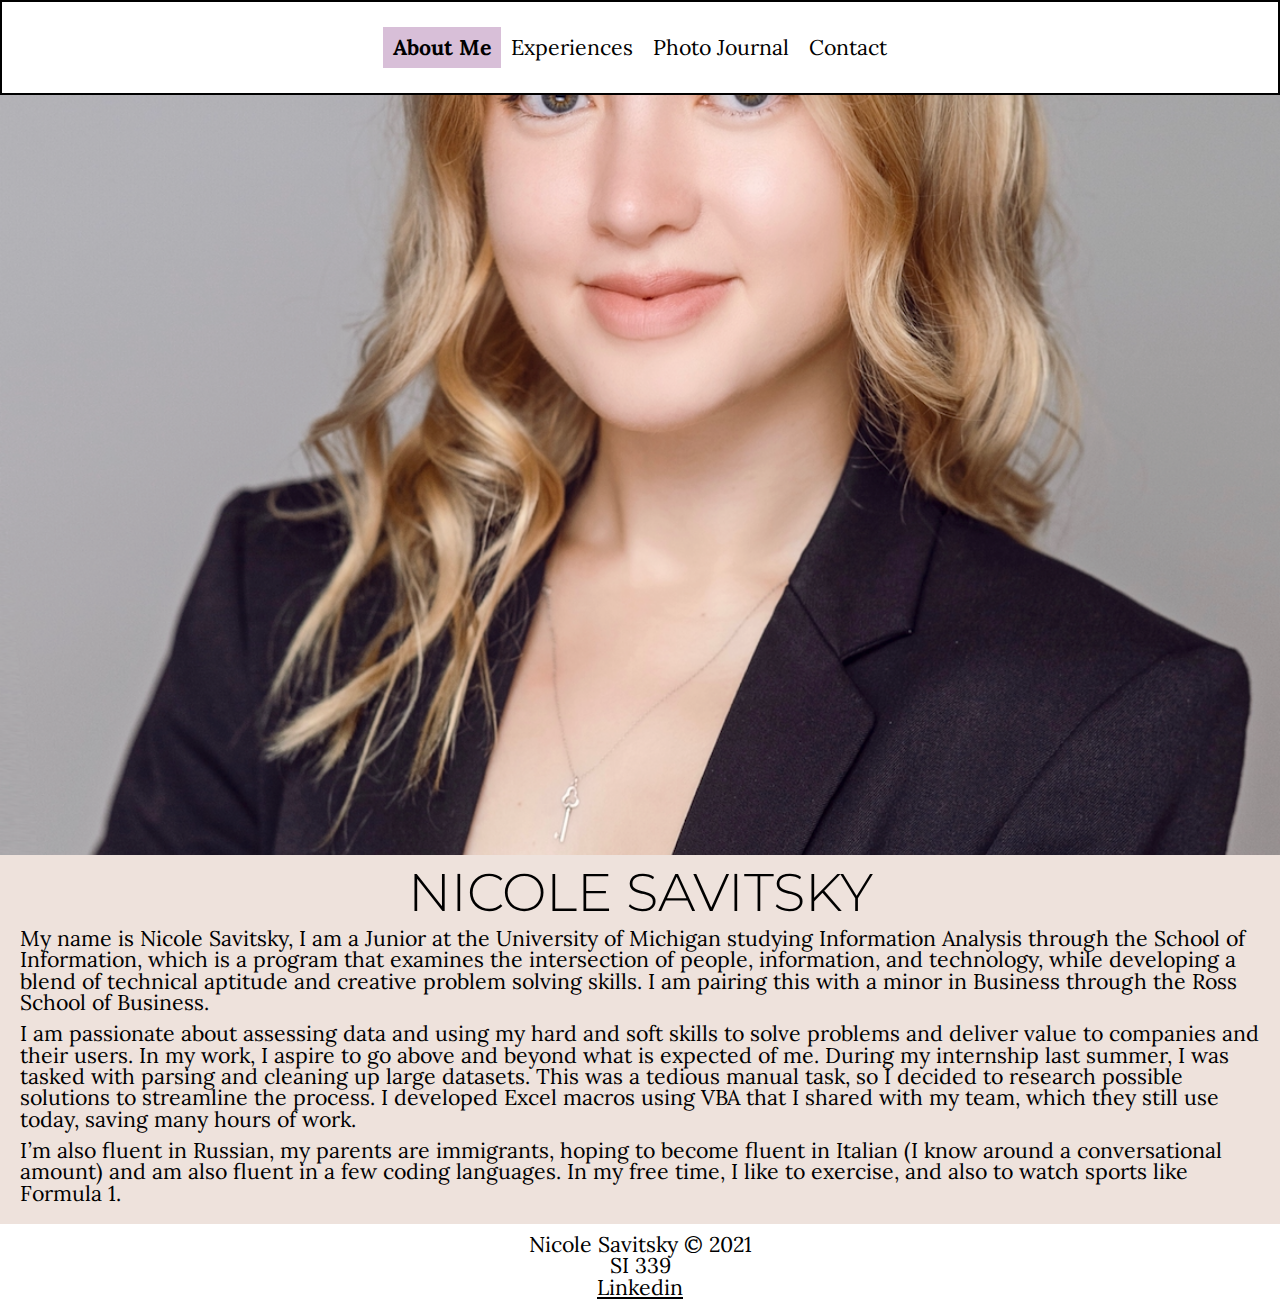
<file: index.html>
<!DOCTYPE html>
<html lang="en">
<head>
	<meta charset="UTF-8">
	<meta name="viewport" content="width=device-width, initial-scale=1.0">
	<link rel="icon" href="imgs/Nicole Savitsky.png">
	<link rel="stylesheet" href="css/html5reset.css">
	<link rel="stylesheet" href="css/style.css">
	<link href="https://fonts.googleapis.com/css?family=Lora:400,700|Montserrat:300" rel="stylesheet">
	<!-- Global site tag (gtag.js) - Google Analytics -->
	<script async src="https://www.googletagmanager.com/gtag/js?id=G-NRBJC2S8XL"></script>
	<script>
  	window.dataLayer = window.dataLayer || [];
  	function gtag(){dataLayer.push(arguments);}
  	gtag('js', new Date());

  	gtag('config', 'G-NRBJC2S8XL');
	</script>
	<title>About Me</title>
</head>
<body>
	<a class = "skip" href="#main">Skip to Main Content</a>
	<header>
		<nav class = "nav_links">
			<ul>
				<li id = "current"><a href = "index.html">About Me</a></li>
				<li><a href = "experience.html">Experiences</a></li>
				<li><a href = "journal.html">Photo Journal</a></li>
				<li><a href = "contact.html">Contact</a></li>
			</ul>
		</nav>


	</header>
	<div class = "parallax"> </div>
	<main class = "about-container" id= "main">
		<h1>Nicole Savitsky</h1>

		<p>My name is Nicole Savitsky, 
            I am a Junior at the University of Michigan studying Information Analysis through the School of Information, 
            which is a program that examines the intersection of people, information, and technology, while developing a blend of technical aptitude and creative problem solving skills. 
			I am pairing this with a minor in Business through the Ross School of Business.  </p>
		<p>
            I am passionate about assessing data and using my hard and soft skills to solve problems and deliver value to companies and their users.  
            In my work, I aspire to go above and beyond what is expected of me. During my internship last summer, I was tasked with parsing and cleaning up large datasets. 
            This was a tedious manual task, so I decided to research possible solutions to streamline the process. 
			I developed Excel macros using VBA that I shared with my team, which they still use today, saving many hours of work. 
			</p>
		<p>
            I’m also fluent in Russian, my parents are immigrants, hoping to become fluent in Italian (I know around a conversational amount) 
            and am also fluent in a few coding languages. In my free time, I like to exercise, and also to watch sports like Formula 1. 
             </p>

	</main>

	<footer>
		<p>Nicole Savitsky &copy; 2021</p>
		<p> SI 339</p>
		<a href= "https://www.linkedin.com/in/nicolesavitsky/">Linkedin</a>
	</footer>
</body>
</html>
</file>
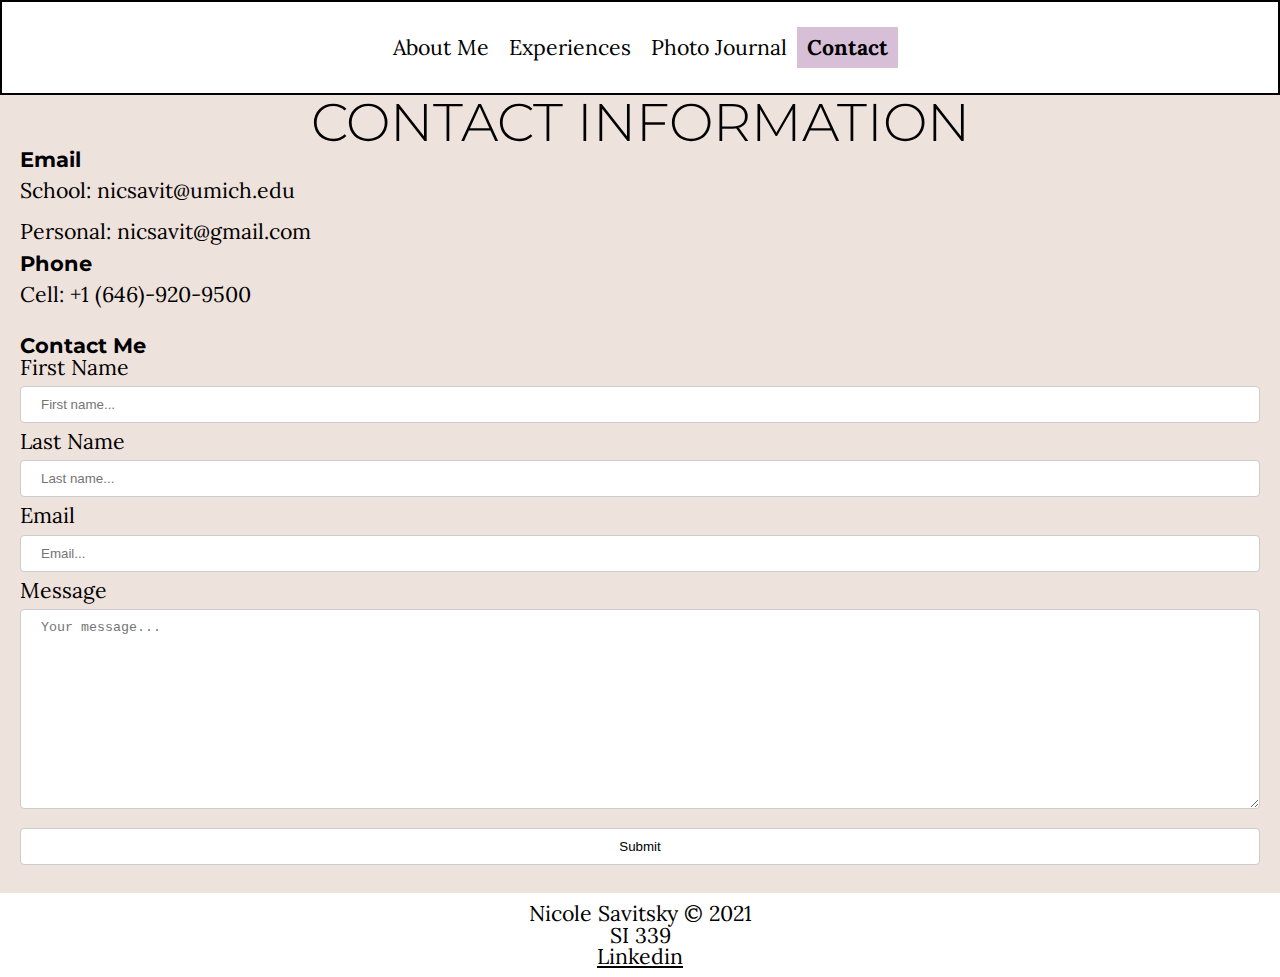
<file: contact.html>
<!DOCTYPE html>
<html lang="en">
<head>
	<meta charset="UTF-8">
	<meta name="viewport" content="width=device-width, initial-scale=1.0">
	<link rel="icon" href="imgs/Nicole.png">
	<link rel="stylesheet" href="css/html5reset.css">
	<link rel="stylesheet" href="css/style.css">
	<link href="https://fonts.googleapis.com/css?family=Lora:400,700|Montserrat:300" rel="stylesheet">
	<!-- Global site tag (gtag.js) - Google Analytics -->
	<script async src="https://www.googletagmanager.com/gtag/js?id=G-NRBJC2S8XL"></script>
	<script>
  	window.dataLayer = window.dataLayer || [];
  	function gtag(){dataLayer.push(arguments);}
  	gtag('js', new Date());

  	gtag('config', 'G-NRBJC2S8XL');
	</script>
	<title>Contact Information</title>
</head>
<body>
	<a class = "skip" href="#main">Skip to Main Content</a>
	<header>
		<nav class = nav_links>
			<ul>
				<li><a href = "index.html">About Me</a></li>
				<li><a href = "experience.html">Experiences</a></li>
				<li><a href = "journal.html">Photo Journal</a></li>
				<li id = "current"><a href = "contact.html">Contact</a></li>
			</ul>
		</nav>


	</header>
	
	
<main>
	<h1>Contact Information</h1>
	<div class = "contact-container" id = "main">
		<h2>Email</h2>
	    	<p>School: nicsavit@umich.edu</p>
        	<p>Personal: nicsavit@gmail.com</p>
		
		
    	<h2>Phone</h2>
			<p>Cell: +1 (646)-920-9500</p>
	</div>	
	<!-- FORM -->
	<div class = "form">
	<form
		action="https://formspree.io/f/myyogrnn"
		method="POST"
	  >
		<h2>Contact Me</h2>
		<label for="fname">First Name</label>
    	<input type="text" id="fname" name="firstname" placeholder="First name...">

    	<label for="lname">Last Name</label>
		<input type="text" id="lname" name="lastname" placeholder="Last name...">
		
		<label for="email">Email</label>
		<input type="text" id="email" name="email" placeholder="Email...">
		
		<label for="message">Message</label>
		<textarea id="message" name="message" placeholder="Your message..." style="height:200px"></textarea>

		<input type="submit" value="Submit">
	</form>
</div>
</main>
	<footer>
		<p>Nicole Savitsky &copy; 2021</p>
		<p> SI 339</p>
		<a href= "https://www.linkedin.com/in/nicolesavitsky/">Linkedin</a>
	</footer>
</body>
</html>
</file>
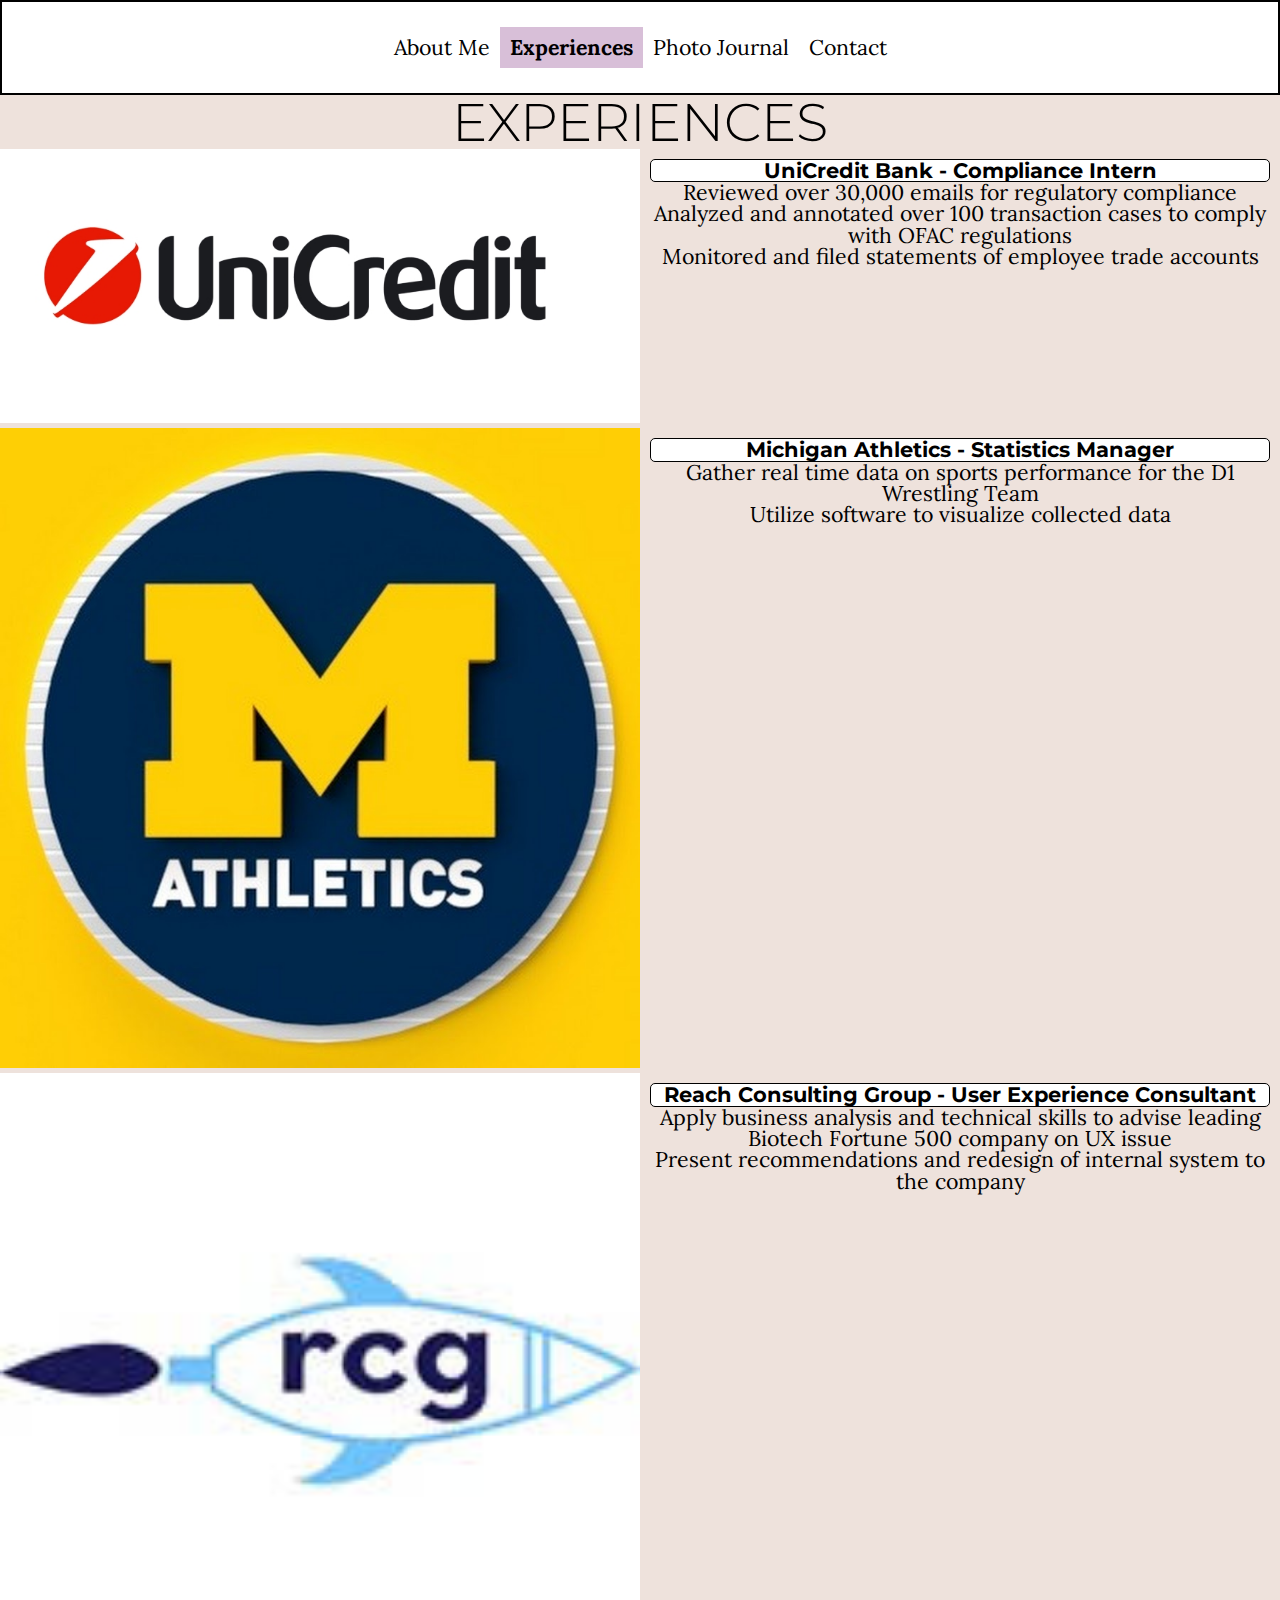
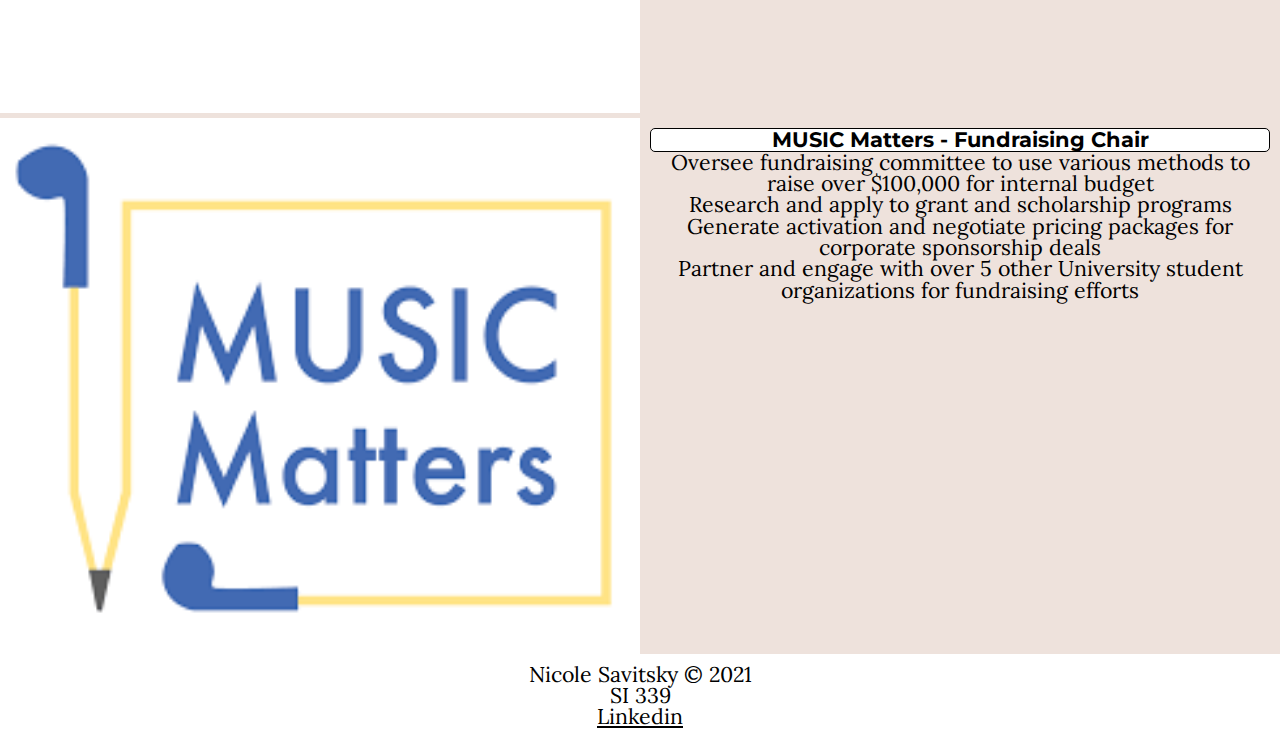
<file: experience.html>
<!DOCTYPE html>
<html lang="en">
<head>
	<meta charset="UTF-8">
	<meta name="viewport" content="width=device-width, initial-scale=1.0">
	<link rel="icon" href="imgs/Nicole.png">
	<link rel="stylesheet" href="css/html5reset.css">
	<link rel="stylesheet" href="css/style.css">
	<link href="https://fonts.googleapis.com/css?family=Lora:400,700|Montserrat:300" rel="stylesheet">
	<!-- Global site tag (gtag.js) - Google Analytics -->
	<script async src="https://www.googletagmanager.com/gtag/js?id=G-NRBJC2S8XL"></script>
	<script>
  	window.dataLayer = window.dataLayer || [];
  	function gtag(){dataLayer.push(arguments);}
  	gtag('js', new Date());

  	gtag('config', 'G-NRBJC2S8XL');
	</script>
	<title>Experiences</title>
</head>
<body>
	<a class = "skip" href="#main">Skip to Main Content</a>
	<header>
		<nav class = nav_links>
			<ul>
				<li><a href = "index.html">About Me</a></li>
				<li id = "current"><a href = "experience.html">Experiences</a></li>
				<li><a href = "journal.html">Photo Journal</a></li>
				<li><a href = "contact.html">Contact</a></li>
			</ul>
		</nav>
	</header>
	
	
<main>
	<h1>Experiences</h1>
	<div class="experience-container" id = "main">
		<img class= "experience-image1" src="imgs/unicredit.png" alt="Unicredit Logo">
		<div class="experience-item">
			
			<h2>UniCredit Bank - Compliance Intern</h2>
			<ul>
				<li>
					Reviewed over 30,000 emails for regulatory compliance
				</li>
				<li>
					Analyzed and annotated over 100 transaction cases to comply with OFAC regulations
				</li>
				<li>
					Monitored and filed statements of employee trade accounts 
				</li>
			</ul>
		</div>
		 <img class= "experience-image2" src="imgs/michigan_athletics.png" alt="Athletics Logo">
		<div class="experience-item">
			
		<h2>Michigan Athletics - Statistics Manager</h2>
			<ul>
				<li>
					Gather real time data on sports performance for the D1 Wrestling Team
				</li>
				<li>
					Utilize software to visualize collected data
				</li>
				
			</ul>
		</div>
		<img class= "experience-image3" src="imgs/reach.png" alt="Reach Logo">
		<div class="experience-item">
			
			<h2>Reach Consulting Group - User Experience Consultant</h2>
				<ul>
					<li>
						Apply business analysis and technical skills to advise leading Biotech Fortune 500 company on UX issue
					</li>
					<li>
						Present recommendations and redesign of internal system to the company
					</li>
					
				</ul>
			</div>
			<img class= "experience-image4" src="imgs/music.png" alt="MM Logo">
		<div class="experience-item">
			
			<h2>MUSIC Matters - Fundraising Chair</h2>
				<ul>
					<li>
						Oversee fundraising committee to use various methods to raise over $100,000 for internal budget
					</li>
					<li>
						Research and apply to grant and scholarship programs
					</li>
					<li>
						Generate activation and negotiate pricing packages for corporate sponsorship deals
					</li>
					<li>
						Partner and engage with over 5 other University student organizations for fundraising efforts
					</li>
				</ul>
			</div>  
			
	</div> 
</main>
	<footer>
		<p>Nicole Savitsky &copy; 2021</p>
		<p> SI 339</p>
		<a href= "https://www.linkedin.com/in/nicolesavitsky/">Linkedin</a>
	</footer>
</body>
</html>
</file>
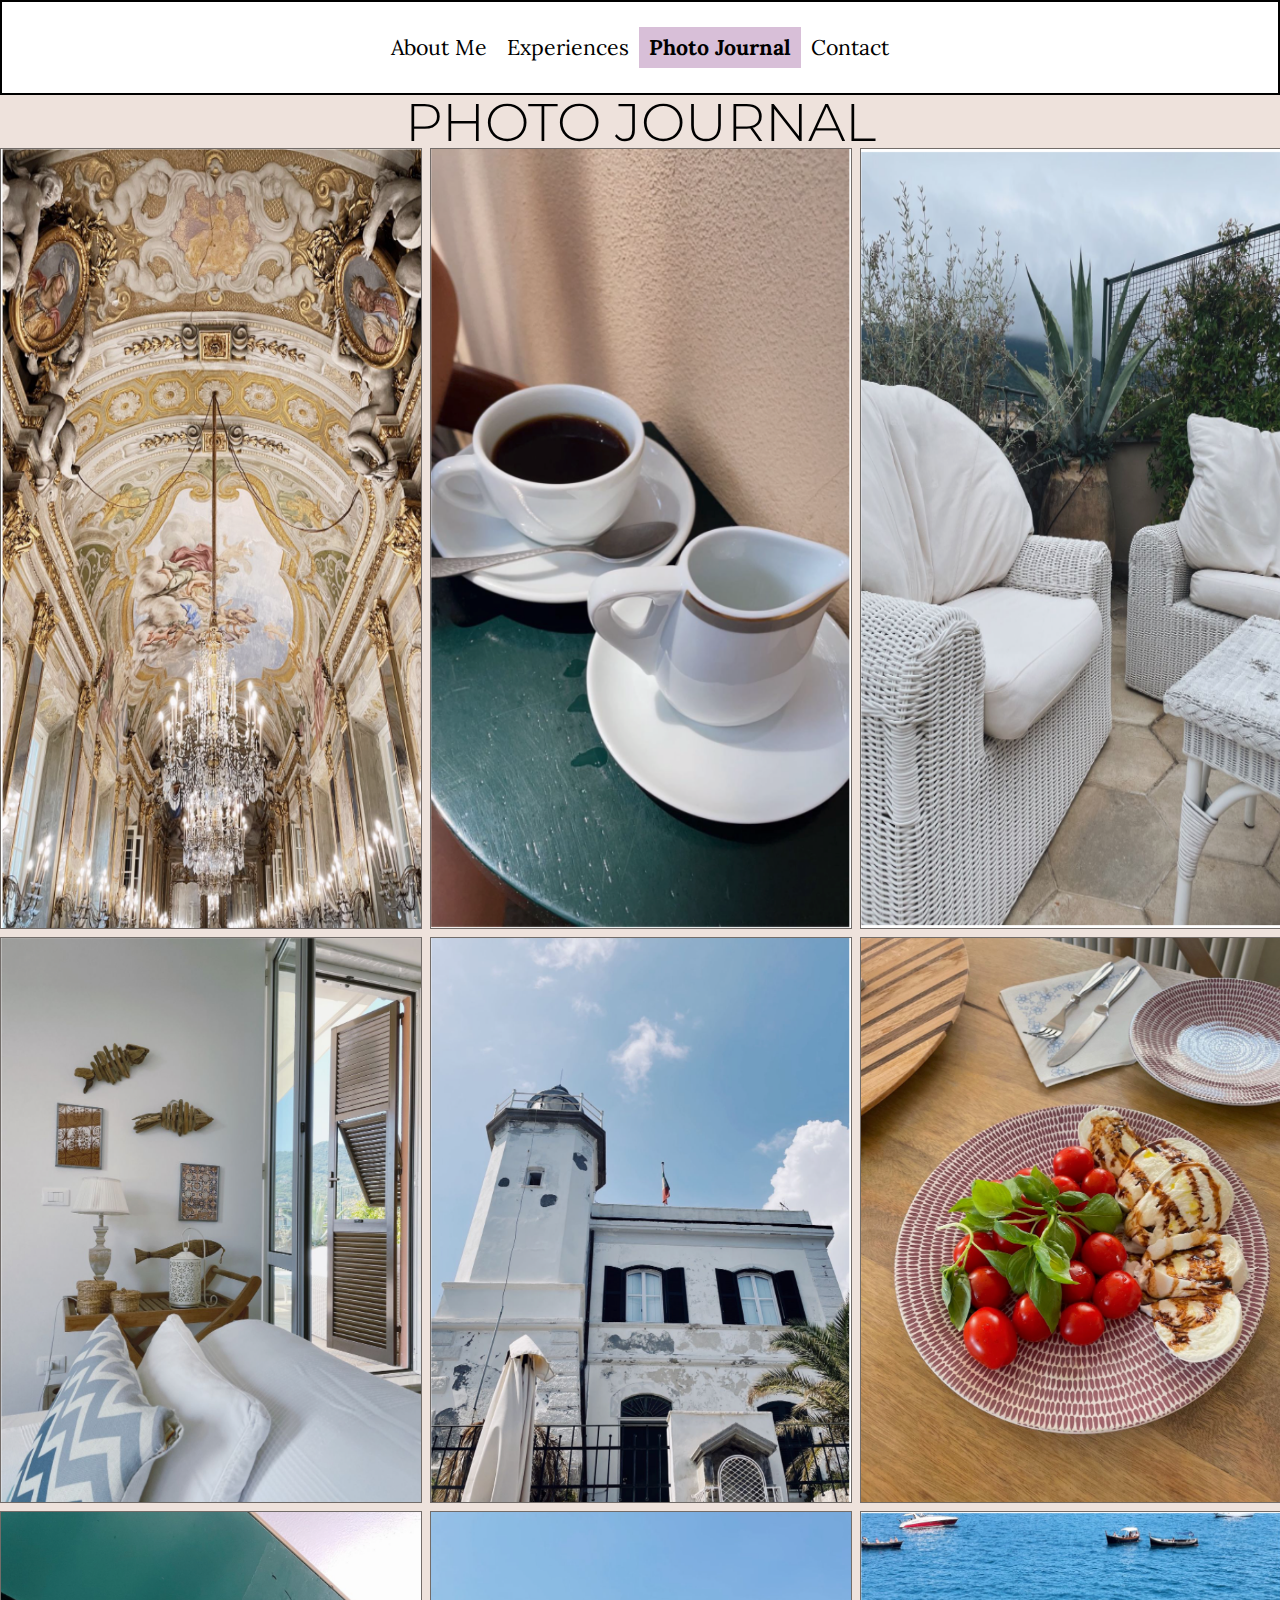
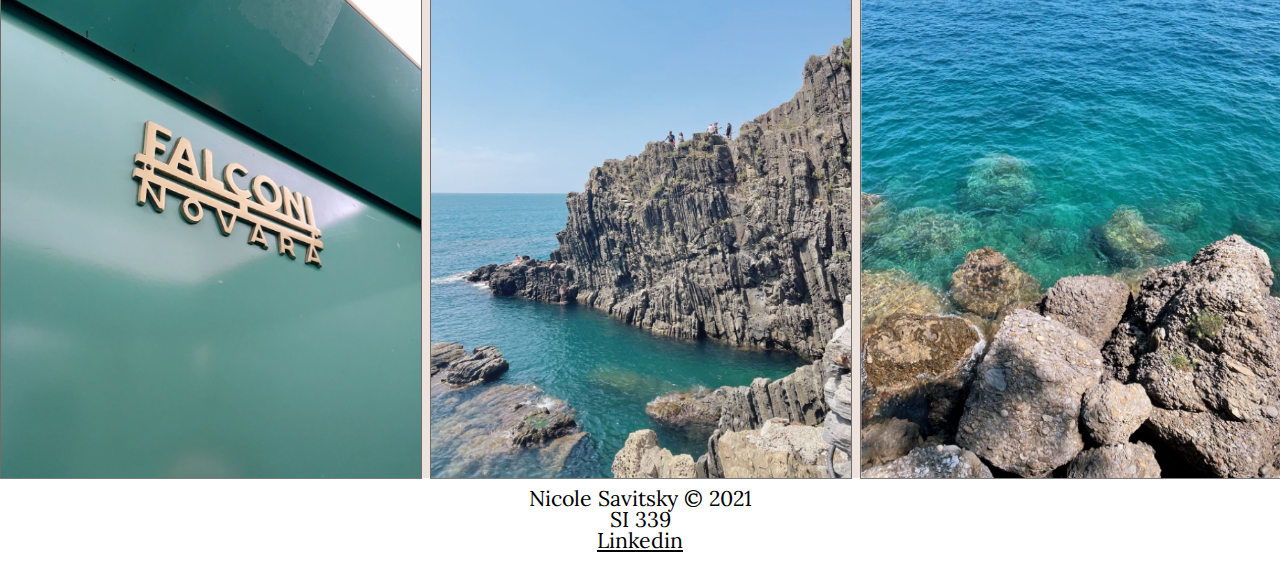
<file: journal.html>
<!DOCTYPE html>
<html lang="en">
<head>
	<meta charset="UTF-8">
	<meta name="viewport" content="width=device-width, initial-scale=1.0">
	<link rel="icon" href="imgs/Nicole.png">
	<link rel="stylesheet" href="css/html5reset.css">
	<link rel="stylesheet" href="css/style.css">
	<link href="https://fonts.googleapis.com/css?family=Lora:400,700|Montserrat:300" rel="stylesheet">
	<!-- Global site tag (gtag.js) - Google Analytics -->
	<script async src="https://www.googletagmanager.com/gtag/js?id=G-NRBJC2S8XL"></script>
	<script>
  	window.dataLayer = window.dataLayer || [];
  	function gtag(){dataLayer.push(arguments);}
  	gtag('js', new Date());

  	gtag('config', 'G-NRBJC2S8XL');
	</script>
	<title>Photo Journal</title>
</head>
<body>
	<a class = "skip" href="#main">Skip to Main Content</a>
	<header>
		<nav class = nav_links>
			<ul>
				<li><a href = "index.html">About Me</a></li>
				<li><a href = "experience.html">Experiences</a></li>
				<li id = "current"><a href = "journal.html">Photo Journal</a></li>
				<li><a href = "contact.html">Contact</a></li>
			</ul>
		</nav>
		
	</header>
	
	
<main>
	<h1>Photo Journal</h1>
	<div class="journal-container" id = "main">
		<img class="journal_image" src="imgs/image_1.png" alt="painting room">
		<img class="journal_image" src="imgs/image_2.png" alt="coffee cup">
		<img class="journal_image" src="imgs/image_3.png" alt="outdoor couches">
		<img class="journal_image" src="imgs/image_4.png" alt="living room">
		<img class="journal_image" src="imgs/image_5.png" alt="lighthouse">
		<img class="journal_image" src="imgs/image_6.png" alt="caprese salad">
		<img class="journal_image" src="imgs/image_7.png" alt="elevator interior">
		<img class="journal_image" src="imgs/image_8.png" alt="cliff">
		<img class="journal_image" src="imgs/image_9.png" alt="sea water">
	</div>
</main>
	<footer>
		<p>Nicole Savitsky &copy; 2021</p>
		<p> SI 339</p>
		<a href= "https://www.linkedin.com/in/nicolesavitsky/">Linkedin</a>
	</footer>
</body>
</html>
</file>
<file: css/style.css>
/* BODY AND HEADER */
body {  
    font-family: 'Lora', serif;
    background-color: #EEE2DC;
    font-size: 16pt;
}

header{
  display: flex;
  flex-wrap: wrap;
  justify-content: center;
  flex-direction: column;
  align-items: center;
  background-color: #ffffff;
  border: 2px solid black;
}
h1 {
  font-family: 'Montserrat', sans-serif;
  font-weight: 300;
  font-size: 2.5em;
  text-transform: uppercase;
  text-align: center;
  
} 

/* MAKE BOLD */
h2{
  font-family: 'Montserrat', sans-serif;
  font-weight:bolder;
}
/* NAVIGATION */
nav{ 
    padding: 25px 0;    
    text-align: center;   
  }
.nav_links{
  display: flex;
  flex-direction: column;
  align-items: center;
}
.nav_links a, .nav_links a:visited {
  color:black;
  text-decoration: none;
}
.nav_links a:hover{
  background-color: #d8bfd8;
  text-decoration: underline black;
}
#current{
    background-color:thistle;
    font-weight: bold;
}
a.skip{
  background: white;
  left: 0;
  padding: 5px;
  position: absolute;
  top: -40px;
  -webkit-transition: right 1s ease-out;
  transition: right 1s ease-out;
  z-index: 1;
}

a.skip:focus{
  top:20px;
  color: black;
  text-decoration:solid;
}

/* INDEX */
.about-container {
  padding: 10px;
}
.about-container p{
  margin: 10px;
}
body, html {
  height: 75%;
}
.parallax {
  background-image: url("../imgs/portfolio_headshot.png");
  min-height: 100%;
  background-attachment: fixed;
  background-position: center;
  background-repeat: no-repeat;
  background-size: cover;
}

/* EXPERIENCES GRID */
.experince-container{
  display: grid;
  grid-template-columns: auto auto;
  grid-template-rows: auto auto; 
  justify-content: center;
  align-items: center;
}
.experience-item {
  height: 100%;
  grid-row: span 1;
  padding: 10px;
  text-align: center;
  
 
}
.experience-item h2{
  background:#ffffff;
  border: 1px black;
  border-style:double;
  border-radius: 5px;
  text-align: center;
  
}
.experience-item ul{
  list-style: circle;
}

.experience-image1, .experience-image2, .experience-image3, .experience-image4{
  width: 100%;
}

/* PHOTO JOURNAL GRID */
.journal-container{
  display: grid;
  grid-template-columns: auto auto auto;
  grid-template-rows: auto auto auto;
  justify-content: center;
  align-items: center;
  grid-gap: 10px;
}

.journal_image {
    
    border: 1px solid rgba(0, 0, 0, 0.521);
    width: 100%;
    height: 100%;
    
  }
/* CONTACT*/
.form {
  border-radius: 1px;
  padding: 20px;
}
/* Inputs */
input[type=text], select, textarea {
  padding: 10px 20px;
  margin: 8px 0;
  width: 100%;
  display: inline-block;
  border: 1px solid #ccc;
  border-radius: 4px;
  box-sizing: border-box;
}
/* Submit */
input[type=submit] {
  padding: 10px 20px;
  margin: 8px 0;
  width: 100%;
  border: 1px solid #ccc;
  border-radius: 4px;
  background-color: white;
  color: black;
}
input[type=submit]:hover {
  background-color: #d8bfd8;
}
.contact-container h2{
  display: inline;
  padding: 20px 20px;
  
}
.contact-container p{
  display: block;
  padding: 10px 20px;
  
}

footer {
  padding: 10px;
  text-align: center;
  display: flex;
  flex-direction: column;
  background: white;
    
}
footer a, footer a:visited {
  color:black;
  text-decoration: underline;
}
/* TABLET VIEW */
@media only screen and (min-device-width: 768px){
/* NAVIGATION */
ul {        
  display: flex;
  align-items: center;
  margin: 0;
  padding: 0;
}

  nav li{
      display: flex;
      text-align: center;
      flex-wrap: nowrap;
      padding: 10px;
  }


/* EXPERIENCES */
  div.experience-container{
    display: grid;
    grid-template-columns: 50% 50%;
    grid-row-gap: 5px;
    }
    
    .experience-image1 {
      height: 100%;
      width: 100%;
      justify-content: center;
      }
    .experience-image2 {
      width: 100%;	
      height: 100%;
      justify-content: center;
      }
    .experience-image3 {
      height: 100%;
      width: 100%;
      justify-content: center;
      }
    .experience-image4 {
      height: 100%;
      width: 100%;
      justify-content: center;
      }
    
.experience-item ul{
  list-style: none; 
  display: block;
}
}
/* DESKTOP VIEW */
@media screen and (min-device-width: 1024px){
  .parallax {
    background-image: url("../imgs/portfolio_headshot.png");
    min-height: 150%;
    background-attachment: fixed;
    background-position: center;
    background-repeat: no-repeat;
    background-size: cover;
  }
  .experience-item h2, li{
    display: flex;
    flex-direction: column;
    flex-wrap: wrap;
  }
  .experience-image1, .experience-image2, .experience-image3, .experience-image4 {
    display: flex;
    flex-direction: column;
  }
  

}
/* ACCESSABILITY */
@media screen and (prefers-reduced-motion) {
  .parallax{
      background-attachment: inherit;
      background-position: center;
      background-repeat: no-repeat;
      background-size: cover;
  }
  .nav_links a:hover {
    text-decoration: none;
    background-color: white;
  }
  input[type=submit]:hover {
    background-color: white;
  }
  
}
</file>
